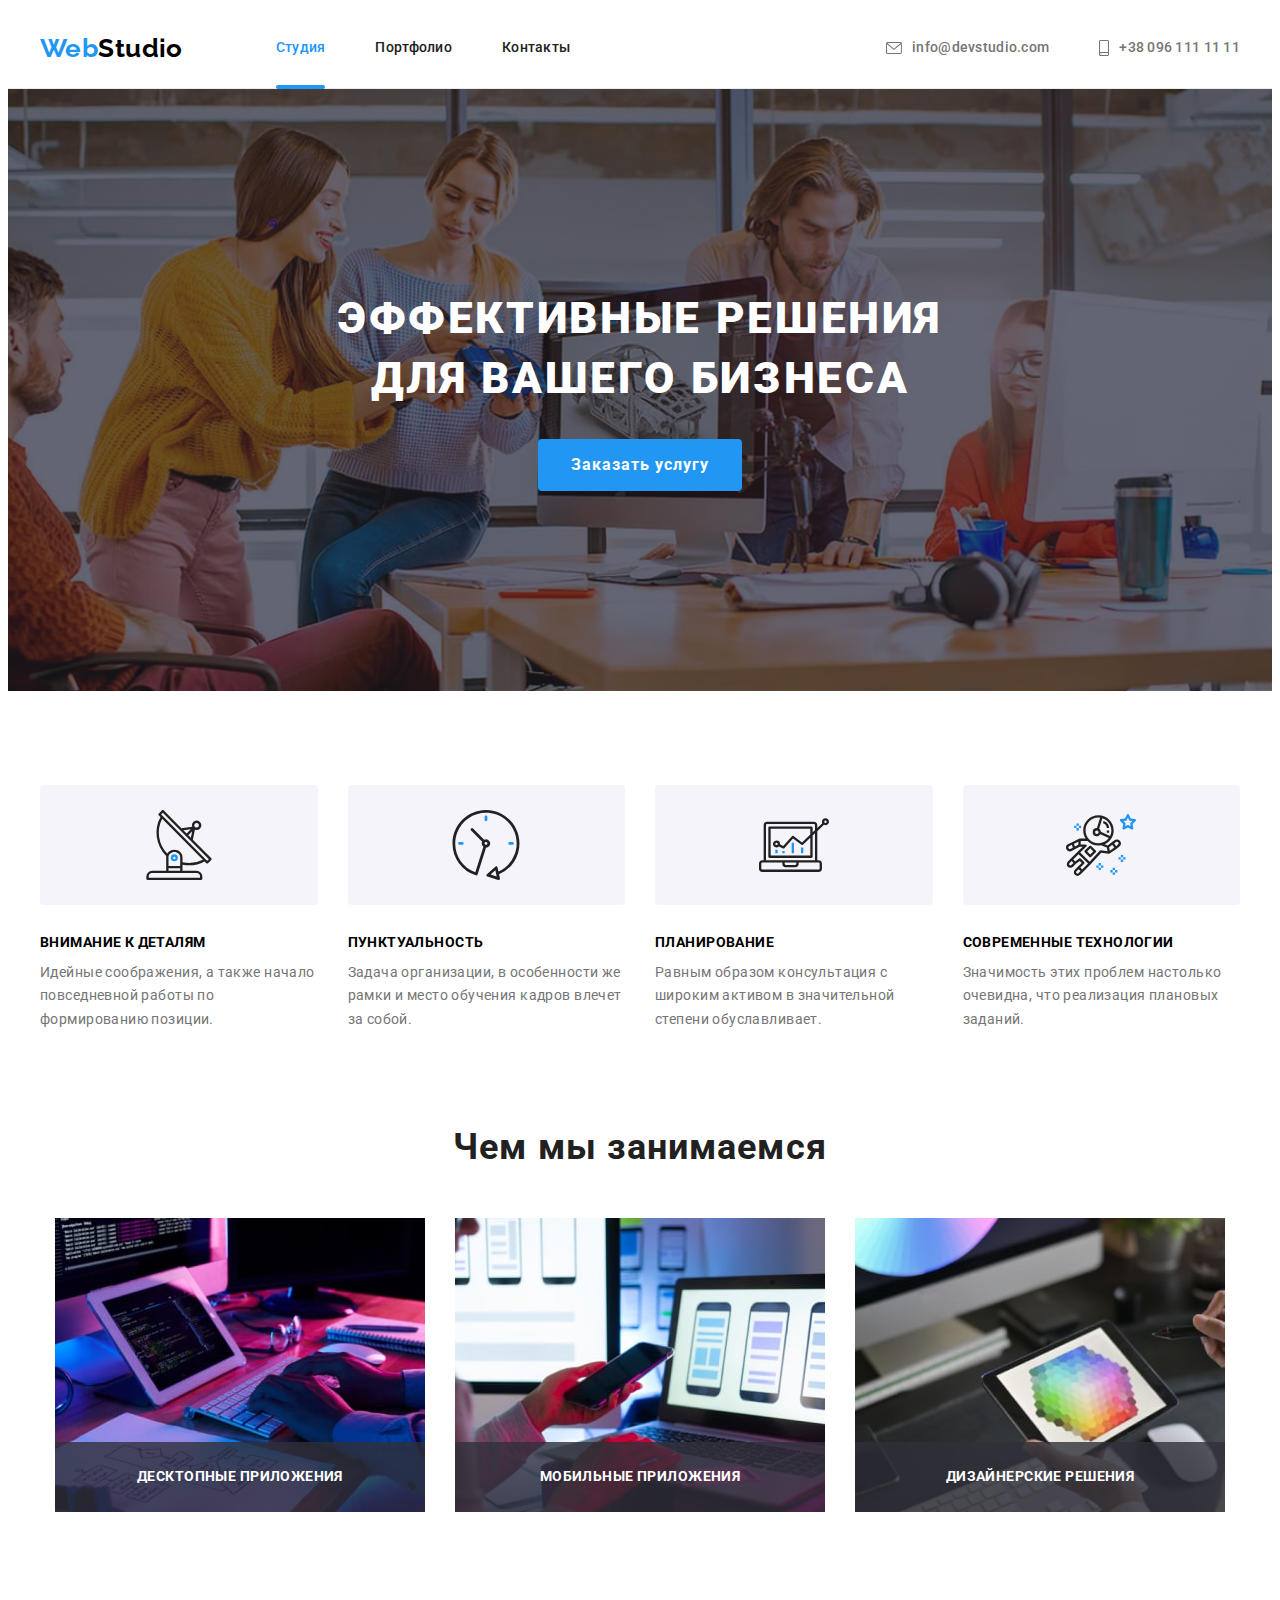
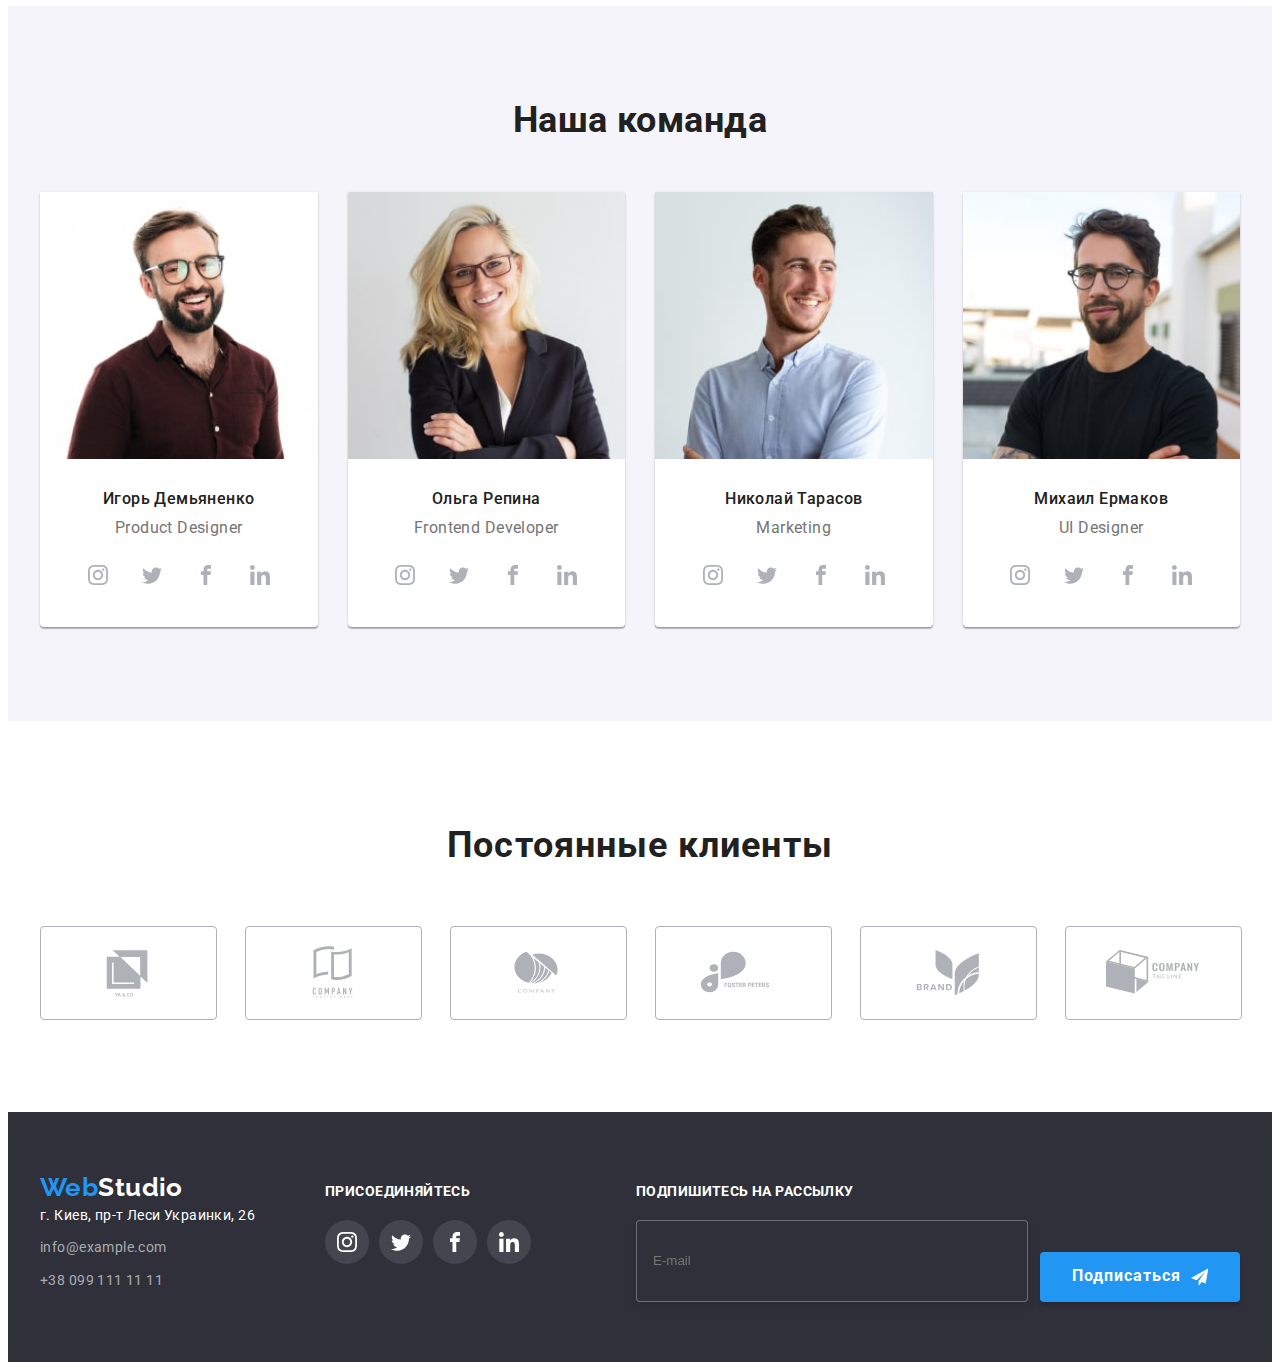
<file: index.html>
<!DOCTYPE html>
<html lang="ru">
<head>
    <meta charset="UTF-8">
    <meta http-equiv="X-UA-Compatible" content="IE=edge">
    <meta name="viewport" content="width=device-width, initial-scale=1.0">
    <title>Главная страница</title>
    <link href="https://fonts.googleapis.com/css2?family=Raleway:wght@700&family=Roboto:wght@400;500;700;900&display=swap" rel="stylesheet">
    <link rel="stylesheet" href="https://cdnjs.cloudflare.com/ajax/libs/modern-normalize/1.1.0/modern-normalize.min.css" integrity="sha512-wpPYUAdjBVSE4KJnH1VR1HeZfpl1ub8YT/NKx4PuQ5NmX2tKuGu6U/JRp5y+Y8XG2tV+wKQpNHVUX03MfMFn9Q==" crossorigin="anonymous" referrerpolicy="no-referrer" />
    <link rel="stylesheet" href="./css/main.min.css">
</head>
<body>
   
    <!-- Шапка сайта -->
    <header class="header">
      <div class="container header__conteiner">
        <nav class="nav">
          <a href="/" class="logo hader__logo"
            >Web<span class="logo--color-dark">Studio</span>
          </a>
          <ul class="menu nav__menu list">
            <li class="menu__item">
              <a href="" class="menu__link menu__link--current-color">Студия</a>
            </li>
            <li class="menu__item">
              <a href="./portfolio.html" class="menu__link">Портфолио</a>
            </li>
            <li class="menu__item">
              <a href="" class="menu__link">Контакты</a>
            </li>
          </ul>
        </nav>
        <ul class="contacts list">
          <li class="contacts__item">
            <a href="mailto:info@devstudio.com" class="contacts__link">
              <svg class="contacts__icon contacts__icon--envelope" width="16" height="12">
                <use href="./images/icons.svg#icon-envelope"></use>
              </svg>
              info@devstudio.com</a>
          </li>
          <li class="contacts__item">
            <a href="tel:+380961111111" class="contacts__link">
              <svg class="contacts__icon contacts__icon--smartphone" width="10" height="16">
                <use href="./images/icons.svg#icon-smartphone"></use>
              </svg>
              +38 096 111 11 11</a>
          </li>
        </ul>
        <button type="button" class="menu-btn" data-menu-open>
          <svg class="" width="40" height="40">
            <use href="./images/icons.svg#icon-menu"></use>
          </svg>
        </button>
      </div>
      <div class="menu-mob is-hidden" data-menu>
        <div class="conteiner menu-mob__conteiner">
          <div class="menu-mob__wrap-top">
            <button type="button" class="menu-close-btn" data-menu-close>
              <svg class="" width="40" height="40">
                <use href="./images/icons.svg#icon-close-menu"></use>
              </svg>
            </button>
            <ul class="menu-mob__list list">
              <li class="menu-mob__item">
                <a href="" class="menu-mob__link current">Студия</a>
              </li>
              <li class="menu-mob__item">
                <a href="./portfolio.html" class="menu-mob__link">Портфолио</a>
              </li>
              <li class="menu-mob__item">
                <a href="" class="menu-mob__link">Контакты</a>
              </li>
            </ul>
          </div>
          <div>
            <ul class="contacts-mob list">
              <li class="contacts-mob__item">
                <a
                  href="tel:+380961111111"
                  class="contacts-mob__link contacts-mob__tel"
                >
                  +38 096 111 11 11</a
                >
              </li>
              <li class="contacts-mob__item">
                <a href="mailto:info@devstudio.com" class="contacts-mob__link">
                  info@devstudio.com</a
                >
              </li>
            </ul>
            <ul class="socials-list list">
              <li class="socials-list__item">
                <a href="" class="socials-list__link"> Instagram </a>
              </li>
              <li class="socials-list__item">
                <a href="" class="socials-list__link">Twitter</a>
              </li>
              <li class="socials-list__item">
                <a href="" class="socials-list__link">Facebook</a>
              </li>
              <li class="socials-list__item">
                <a href="" class="socials-list__link">LinkedIn</a>
              </li>
            </ul>
          </div>
        </div>
      </div>
    </header>


    <main>

        <!-- Эффективные решения для вашего бизнеса -->
        <section class="hero">
            <div class="container">
                <h1 class="hero__title">Эффективные решения для вашего бизнеса</h1>
                <button type="button" class="hero__button button" data-modal-open>Заказать услугу</button>
            </div>
        </section>

        <!-- Особенности -->
        <section class="about">
          <div class="container">
            <h2 class="visually-hidden"></h2>
            <ul class="about__list list">
              <li class="about__item">
                <div class="about__icon-wrapper">
                  <svg class="about__icon" width="70" height="70">
                    <use href="./images/icons.svg#icon-antenna"></use>
                  </svg>
                </div>
                <h3 class="about__title">Внимание к деталям</h3>
                <p class="about__description">
                  Идейные соображения, а также начало повседневной работы по формированию позиции.
                </p>
              </li>
              <li class="about__item">
                <div class="about__icon-wrapper">
                  <svg class="about__icon" width="70" height="70">
                    <use href="./images/icons.svg#icon-clock"></use>
                  </svg>
                </div>
                <h3 class="about__title">Пунктуальность</h3>
                <p class="about__description">
                  Задача организации, в особенности же рамки и место обучения кадров влечет за собой.
                </p>
              </li>
              <li class="about__item">
                <div class="about__icon-wrapper">
                  <svg class="about__icon" width="70" height="70">
                    <use href="./images/icons.svg#icon-diagram"></use>
                  </svg>
                </div>
                <h3 class="about__title">Планирование</h3>
                <p class="about__description">
                  Равным образом консультация с широким активом в значительной степени обуславливает.
                </p>
              </li>
              <li class="about__item">
                <div class="about__icon-wrapper">
                  <svg class="about__icon" width="70" height="70">
                    <use href="./images/icons.svg#icon-astronaut"></use>
                  </svg>
                </div>
                <h3 class="about__title">Современные технологии</h3>
                <p class="about__description">
                  Значимость этих проблем настолько очевидна, что реализация плановых заданий.
                </p>
              </li>
            </ul>
          </div>
        </section>

        <!-- Чем мы занимаемся -->
        <section class="profession">
            <div class="container">
                <h2 class="section-title">Чем мы занимаемся</h2>
                <ul class="profession__list">
                    <li class="profession__item item">
                        <img 
                        src="./images/spec-1-d.jpg" 
                        srcset="./images/spec-1-d@2x.jpg 2x"
                        class="profession__image" 
                        alt="Создания алгоритмов решения проблем" 
                        width="370">
                        <p class="profession__text">Десктопные приложения</p>
                    </li>
                    <li class="profession__item item">
                      <img 
                      src="./images/spec-2-d.jpg" 
                      srcset="./images/spec-2-d@2x.jpg 2x"
                      alt="Создания адаптивных сайтов" 
                      width="370">
                      <p class="profession__text">Мобильные приложения</p>
                    </li>
                    <li class="profession__item item">
                      <img src="./images/spec-3-d.jpg" 
                      srcset="./images/spec-3-d@2x.jpg 2x"
                      alt="Дизайн сайтов" 
                      width="370">
                      <p class="profession__text">Дизайнерские решения</p>
                    </li>
                </ul>
            </div>
        </section>

        <!-- Наша команда -->
        <section class="team section">
          <div class="container">
            <h2 class="section__title team__title">Наша команда</h2>
            <ul class="team__list">
              <li class="team__item">
                <picture>
                <source srcset="./images/photo-1-d.jpg 1x, ./images/photo-1-d@2x.jpg 2x" media="screen and (min-width: 1200px)"/>
                <source srcset="./images/photo-1-t.jpg 1x, ./images/photo-1-t@2x.jpg 2x" media="screen and (min-width: 768px)"/>
                <source srcset="./images/photo-1-m.jpg 1x, ./images/photo-1-m@2x.jpg 2x" media="screen and 	(min-width: 480px)"/>
                <img src="./images/photo-1-m.jpg" alt="Фото" width="270" />
                </picture>
                <div class="team__content">
                  <h3 class="team__name">Игорь Демьяненко</h3>
                  <p lang="en" class="team__position">Product Designer</p>
                  <ul class="soc-list">
                    <li class="soc-list__item">
                      <a href="" class="soc-list__link" aria-label="instagram">
                        <svg class="soc-list__icon" width="20" height="20">
                          <use href="./images/icons.svg#icon-instagram"></use>
                        </svg>
                      </a>
                    </li>
                    <li class="soc-list__item">
                      <a href="" class="soc-list__link" aria-label="twitter">
                        <svg class="soc-list__icon" width="20" height="20">
                          <use href="./images/icons.svg#icon-twitter"></use>
                        </svg>
                      </a>
                    </li>
                    <li class="soc-list__item">
                      <a href="" class="soc-list__link" aria-label="facebook">
                        <svg class="soc-list__icon" width="20" height="20">
                          <use href="./images/icons.svg#icon-facebook"></use>
                        </svg>
                      </a>
                    </li>
                    <li class="soc-list__item">
                      <a href="" class="soc-list__link" aria-label="linkedin">
                        <svg class="soc-list__icon" width="20" height="20">
                          <use href="./images/icons.svg#icon-linkedin"></use>
                        </svg>
                      </a>
                    </li>
                  </ul>
                </div>
              </li>
              <li class="team__item">							
                <picture>
                <source srcset="./images/photo-2-d.jpg 1x, ./images/photo-2-d@2x.jpg 2x" media="screen and (min-width: 1200px)"/>
                <source srcset="./images/photo-2-t.jpg 1x, ./images/photo-2-t@2x.jpg 2x" media="screen and (min-width: 768px)"/>
                <source srcset="./images/photo-2-m.jpg 1x, ./images/photo-2-m@2x.jpg 2x" media="screen and 	(min-width: 480px)"/>
                <img src="./images/photo-2-m.jpg" alt="Фото" width="270" />
                </picture>
                <div class="team__content">
                  <h3 class="team__name">Ольга Репина</h3>
                  <p lang="en" class="team__position">Frontend Developer</p>
                  <ul class="soc-list">
                    <li class="soc-list__item">
                      <a href="" class="soc-list__link" aria-label="instagram">
                        <svg class="soc-list__icon" width="20" height="20">
                          <use href="./images/icons.svg#icon-instagram"></use>
                        </svg>
                      </a>
                    </li>
                    <li class="soc-list__item">
                      <a href="" class="soc-list__link" aria-label="twitter">
                        <svg class="soc-list__icon" width="20" height="20">
                          <use href="./images/icons.svg#icon-twitter"></use>
                        </svg>
                      </a>
                    </li>
                    <li class="soc-list__item">
                      <a href="" class="soc-list__link" aria-label="facebook">
                        <svg class="soc-list__icon" width="20" height="20">
                          <use href="./images/icons.svg#icon-facebook"></use>
                        </svg>
                      </a>
                    </li>
                    <li class="soc-list__item">
                      <a href="" class="soc-list__link" aria-label="linkedin">
                        <svg class="soc-list__icon" width="20" height="20">
                          <use href="./images/icons.svg#icon-linkedin"></use>
                        </svg>
                      </a>
                    </li>
                  </ul>
                </div>
              </li>
              <li class="team__item">
                <picture>
                <source srcset="./images/photo-3-d.jpg 1x, ./images/photo-3-d@2x.jpg 2x" media="screen and (min-width: 1200px)"/>
                <source srcset="./images/photo-3-t.jpg 1x, ./images/photo-3-t@2x.jpg 2x" media="screen and (min-width: 768px)"/>
                <source srcset="./images/photo-3-m.jpg 1x, ./images/photo-3-m@2x.jpg 2x" media="screen and 	(min-width: 480px)"/>
                <img src="./images/photo-3-m.jpg" alt="Фото" width="270" />
                </picture>
                <div class="team__content">
                  <h3 class="team__name">Николай Тарасов</h3>
                  <p lang="en" class="team__position">Marketing</p>
                  <ul class="soc-list">
                    <li class="soc-list__item">
                      <a href="" class="soc-list__link" aria-label="instagram">
                        <svg class="soc-list__icon" width="20" height="20">
                          <use href="./images/icons.svg#icon-instagram"></use>
                        </svg>
                      </a>
                    </li>
                    <li class="soc-list__item">
                      <a href="" class="soc-list__link" aria-label="twitter">
                        <svg class="soc-list__icon" width="20" height="20">
                          <use href="./images/icons.svg#icon-twitter"></use>
                        </svg>
                      </a>
                    </li>
                    <li class="soc-list__item">
                      <a href="" class="soc-list__link" aria-label="facebook">
                        <svg class="soc-list__icon" width="20" height="20">
                          <use href="./images/icons.svg#icon-facebook"></use>
                        </svg>
                      </a>
                    </li>
                    <li class="soc-list__item">
                      <a href="" class="soc-list__link" aria-label="linkedin">
                        <svg class="soc-list__icon" width="20" height="20">
                          <use href="./images/icons.svg#icon-linkedin"></use>
                        </svg>
                      </a>
                    </li>
                  </ul>
                </div>
              </li>
              <li class="team__item">
                <picture>
                <source srcset="./images/photo-4-d.jpg 1x, ./images/photo-4-d@2x.jpg 2x" media="screen and (min-width: 1200px)"/>
                <source srcset="./images/photo-4-t.jpg 1x, ./images/photo-4-t@2x.jpg 2x" media="screen and (min-width: 768px)"/>
                <source srcset="./images/photo-4-m.jpg 1x, ./images/photo-4-m@2x.jpg 2x" media="screen and 	(min-width: 480px)"/>
                <img src="./images/photo-4-m.jpg" alt="Фото" width="270" />
                </picture>
                <div class="team__content">
                  <h3 class="team__name">Михаил Ермаков</h3>
                  <p lang="en" class="team__position">UI Designer</p>
                  <ul class="soc-list">
                    <li class="soc-list__item">
                      <a href="" class="soc-list__link" aria-label="instagram">
                        <svg class="soc-list__icon" width="20" height="20">
                          <use href="./images/icons.svg#icon-instagram"></use>
                        </svg>
                      </a>
                    </li>
                    <li class="soc-list__item">
                      <a href="" class="soc-list__link" aria-label="twitter">
                        <svg class="soc-list__icon" width="20" height="20">
                          <use href="./images/icons.svg#icon-twitter"></use>
                        </svg>
                      </a>
                    </li>
                    <li class="soc-list__item">
                      <a href="" class="soc-list__link" aria-label="facebook">
                        <svg class="soc-list__icon" width="20" height="20">
                          <use href="./images/icons.svg#icon-facebook"></use>
                        </svg>
                      </a>
                    </li>
                    <li class="soc-list__item">
                      <a href="" class="soc-list__link" aria-label="linkedin">
                        <svg class="soc-list__icon" width="20" height="20">
                          <use href="./images/icons.svg#icon-linkedin"></use>
                        </svg>
                      </a>
                    </li>
                  </ul>
                </div>
              </li>
            </ul>
          </div>
        </section>
        <section class="clients">
          <div class="container">
            <h2 class="clients__title">Постоянные клиенты</h2>
            <ul class="clients__list list">
              <li class="clients__item">
                <a href="" class="clients__link">
                  <svg class="clients__icon" width="106" height="60">
                    <use href="./images/icons.svg#logo-1"></use>
                  </svg>
                </a>
              </li>
              <li class="clients__item">
                <a href="" class="clients__link">
                  <svg class="clients__icon" width="106" height="60">
                    <use href="./images/icons.svg#logo-2"></use>
                  </svg>
                </a>
              </li>
              <li class="clients__item">
                <a href="" class="clients__link">
                  <svg class="clients__icon" width="106" height="60">
                    <use href="./images/icons.svg#logo-3"></use>
                  </svg>
                </a>
              </li>
              <li class="clients__item">
                <a href="" class="clients__link">
                  <svg class="clients__icon" width="106" height="60">
                    <use href="./images/icons.svg#logo-4"></use>
                  </svg>
                </a>
              </li>
              <li class="clients__item">
                <a href="" class="clients__link">
                  <svg class="clients__icon" width="106" height="60">
                    <use href="./images/icons.svg#logo-5"></use>
                  </svg>
                </a>
              </li>
              <li class="clients__item">
                <a href="" class="clients__link">
                  <svg class="clients__icon" width="106" height="60">
                    <use href="./images/icons.svg#logo-6"></use>
                  </svg>
                </a>
              </li>
            </ul>
          </div>
        </section>
    </main>    

    <!-- Подвал сайту -->
    <footer class="footer">
      <footer class="footer">
        <div class="container">
          <div class="address-join-wrapper">
            <div class="address-wrapper">
              <a href="./index.html" class="logo footer__logo"
                >Web<span class="footer__logo--second-part">Studio</span></a
              >
              <address class="address">
                <p class="address__location">г. Киев, пр-т Леси Украинки, 26</p>
                <ul class="footer-contacts list">
                  <li class="footer-contacts__item">
                    <a href="maialto:info@example.com" class="footer-contacts__link">info@example.com</a
                    >
                  </li>
                  <li class="footer-contacts__item">
                    <a href="tel:+380991111111" class="footer-contacts__link">+38 099 111 11 11</a>
                  </li>
                </ul>
              </address>
            </div>
            <div class="join">
              <strong class="join__title">присоединяйтесь</strong>
              <ul class="socials list">
                <li class="socials__item">
                  <a href="" class="socials__link">
                    <svg class="socials__icon" width="20" height="20">
                      <use href="./images/icons.svg#icon-instagram"></use>
                    </svg>
                  </a>
                </li>
                <li class="socials__item">
                  <a href="" class="socials__link">
                    <svg class="socials__icon" width="20" height="20">
                      <use href="./images/icons.svg#icon-twitter"></use>
                    </svg>
                  </a>
                </li>
                <li class="socials__item">
                  <a href="" class="socials__link">
                    <svg class="socials__icon" width="20" height="20">
                      <use href="./images/icons.svg#icon-facebook"></use>
                    </svg>
                  </a>
                </li>
                <li class="socials__item">
                  <a href="" class="socials__link">
                    <svg class="socials__icon" width="20" height="20">
                      <use href="./images/icons.svg#icon-linkedin"></use>
                    </svg>
                  </a>
                </li>
              </ul>
            </div>
          </div>
          <div class="subscribe">
            <strong class="subscribe__title">Подпишитесь на рассылку</strong>
            <form class="subscribe__form">
              <label class="subscribe__label"
                ><input
                  type="email"
                  name="email"
                  placeholder="E-mail"
                  class="subscribe__input" /></label
              ><button class="subscribe__button button">
                Подписаться
                <svg class="subscribe__icon" width="24" height="24">
                  <use href="./images/icons.svg#icon-send-telegram"></use>
                </svg>
              </button>
            </form>
          </div>
        </div>
      </footer>
      
      <div class="backdrop is-hidden" data-modal>
        <div class="modal">
          <button data-modal-close type="button" class="close-button">
            <svg class="modal-icon" width="18" height="18">
              <use href="./images/icons.svg#icon-close"></use>
            </svg>
          </button>

          <p class="modal-title">Оставьте, свои данные, мы вам перезвоним</p>
          <form class="modal-form">
            <div class="form-field">   
              <label for="name" class="form-label">Имя</label>  
              <div class="input-wrap">   
                <input 
                type="text" 
                class="modal-input" 
                name="user-name" 
                id="user-name"
                required>
                <svg class="form-icon" width="15" height="12">
                  <use href="./images/icons.svg#icon-person"></use>
              </svg>
            </div>   
            </div>

            <div class="form-field">  
              <label for="phone" class="form-label">Телефон</label>
              <div class="input-wrap">   
                <input 
                type="tel" 
                class="modal-input"  
                name="user-phone" 
                id="user-phone"
                required>
                <svg class="form-icon" width="15" height="12">
                  <use href="./images/icons.svg#icon-phone"></use>
              </svg>
            </div>  
            </div>

            <div class="form-field">  
              <label for="user-email" class="form-label">Почта</label>
              <div class="input-wrap"> 
                <input 
                type="email" 
                class="modal-input" 
                name="user-email" 
                id="user-email"
                required>
                <svg class="form-icon" width="15" height="12">
                  <use href="./images/icons.svg#icon-email"></use>
              </svg>
            </div>
            </div>

            <div class="form-field">  
              <label for="modal-text" class="form-label">Комментарий</label>
              <textarea 
              name="modal-text" 
              id="modal-text" 
              class="modal-text"
              placeholder="Введите текст"></textarea>
            </div>
            

            <div class="form-field modal-check">  
              <input 
              type="checkbox"
              id="privacy"
              class="input-check visually-hidden"
              name="privacy">
              <label for="privacy" class="check-text">
                <span>
                  <svg class="check-icon" width="16" height="15">
                    <use href="./images/icons.svg#icon-check"></use>
                </svg>
                </span>
                Соглашаюсь с рассылкой и принимаю&nbsp<a href="">Условия договора</a></label>
            </div>

            <button type="submit" class="modal-button">Отправить</button>
          </form>
        </div>
      </div>
      <script src="./js/modal.js"></script>
      <script src="./js/menu.js"></script>
</body>
</html>
</file>
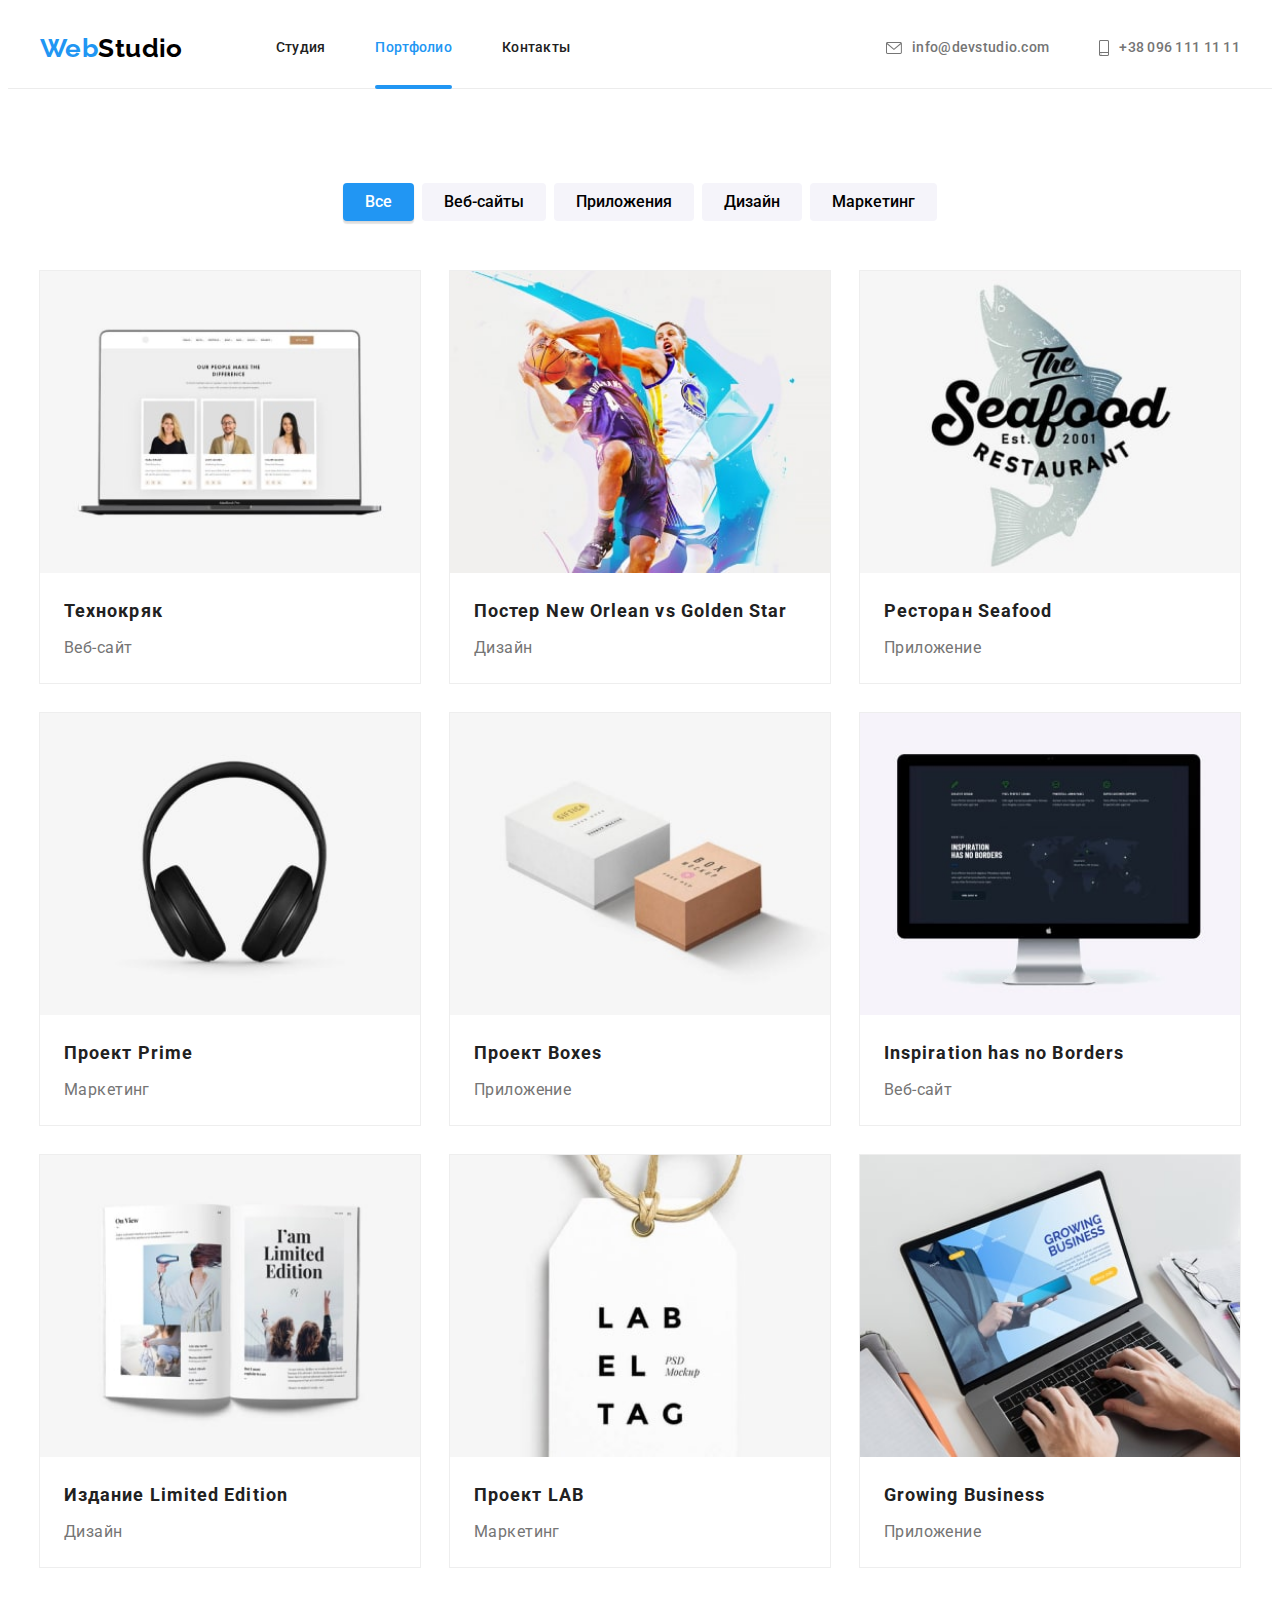
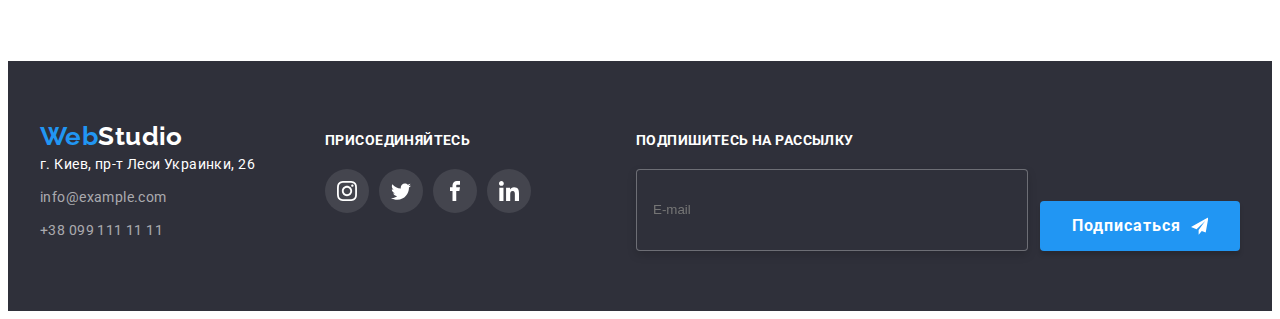
<file: portfolio.html>
<!DOCTYPE html>
<html lang="ru">
<head>
    <meta charset="UTF-8">
    <meta http-equiv="X-UA-Compatible" content="IE=edge">
    <meta name="viewport" content="width=device-width, initial-scale=1.0">
    <title>Портфолио</title>
    <link href="https://fonts.googleapis.com/css2?family=Raleway:wght@700&family=Roboto:wght@400;500;700&display=swap" rel="stylesheet">
    <link rel="stylesheet" href="https://cdnjs.cloudflare.com/ajax/libs/modern-normalize/1.1.0/modern-normalize.min.css" integrity="sha512-wpPYUAdjBVSE4KJnH1VR1HeZfpl1ub8YT/NKx4PuQ5NmX2tKuGu6U/JRp5y+Y8XG2tV+wKQpNHVUX03MfMFn9Q==" crossorigin="anonymous" referrerpolicy="no-referrer" />
    <link rel="stylesheet" href="./css/main.min.css">
</head>
<body>

     <!-- Шапка сайта -->
     <header class="header">
      <div class="container header__conteiner">
        <nav class="nav">
          <a href="/" class="logo hader__logo"
            >Web<span class="logo--color-dark">Studio</span>
          </a>
          <ul class="menu nav__menu list">
            <li class="menu__item">
              <a href="./index.html" class="menu__link">Студия</a>
            </li>
            <li class="menu__item">
              <a href="./portfolio.html" class="menu__link menu__link--current-color">Портфолио</a>
            </li>
            <li class="menu__item">
              <a href="" class="menu__link">Контакты</a>
            </li>
          </ul>
        </nav>
        <ul class="contacts list">
          <li class="contacts__item">
            <a href="mailto:info@devstudio.com" class="contacts__link">
              <svg class="contacts__icon contacts__icon--envelope" width="16" height="12">
                <use href="./images/icons.svg#icon-envelope"></use>
              </svg>
              info@devstudio.com</a>
          </li>
          <li class="contacts__item">
            <a href="tel:+380961111111" class="contacts__link">
              <svg class="contacts__icon contacts__icon--smartphone" width="10" height="16">
                <use href="./images/icons.svg#icon-smartphone"></use>
              </svg>
              +38 096 111 11 11</a>
          </li>
        </ul>
        <button type="button" class="menu-btn" data-menu-open>
          <svg class="" width="40" height="40">
            <use href="./images/icons.svg#icon-menu"></use>
          </svg>
        </button>
      </div>
      <div class="menu-mob is-hidden" data-menu>
        <div class="conteiner menu-mob__conteiner">
          <div class="menu-mob__wrap-top">
            <button type="button" class="menu-close-btn" data-menu-close>
              <svg class="" width="40" height="40">
                <use href="./images/icons.svg#icon-close-menu"></use>
              </svg>
            </button>
            <ul class="menu-mob__list list">
              <li class="menu-mob__item">
                <a href="" class="menu-mob__link current">Студия</a>
              </li>
              <li class="menu-mob__item">
                <a href="./portfolio.html" class="menu-mob__link">Портфолио</a>
              </li>
              <li class="menu-mob__item">
                <a href="" class="menu-mob__link">Контакты</a>
              </li>
            </ul>
          </div>
          <div>
            <ul class="contacts-mob list">
              <li class="contacts-mob__item">
                <a
                  href="tel:+380961111111"
                  class="contacts-mob__link contacts-mob__tel"
                >
                  +38 096 111 11 11</a
                >
              </li>
              <li class="contacts-mob__item">
                <a href="mailto:info@devstudio.com" class="contacts-mob__link">
                  info@devstudio.com</a
                >
              </li>
            </ul>
            <ul class="socials-list list">
              <li class="socials-list__item">
                <a href="" class="socials-list__link"> Instagram </a>
              </li>
              <li class="socials-list__item">
                <a href="" class="socials-list__link">Twitter</a>
              </li>
              <li class="socials-list__item">
                <a href="" class="socials-list__link">Facebook</a>
              </li>
              <li class="socials-list__item">
                <a href="" class="socials-list__link">LinkedIn</a>
              </li>
            </ul>
          </div>
        </div>
      </div>
    </header>

    <main>
      <section class="portfolio">
        <div class="container">
          <h1 class="visually-hidden"></h1>
          <ul class="portfolio__nav list">
            <li class="portfolio__nav-item">
              <button type="button" class="portfolio__button portfolio__button--current">
                Все
              </button>
            </li>
            <li class="portfolio__nav-item">
              <button type="button" class="portfolio__button">Веб-сайты</button>
            </li>
            <li class="portfolio__nav-item">
              <button type="button" class="portfolio__button">Приложения</button>
            </li>
            <li class="portfolio__nav-item">
              <button type="button" class="portfolio__button">Дизайн</button>
            </li>
            <li class="portfolio__nav-item">
              <button type="button" class="portfolio__button">Маркетинг</button>
            </li>
          </ul>
          <ul class="portfolio__projects list projects">
            <li class="projects__item">
              <a href="" class="projects__link">
                <div class="projects__figure">
                  <picture>
                    <source srcset="./images/work-1-d.jpg 1x, ./images/work-1-d@2x.jpg 2x" media="screen and (min-width: 1200px)"/>
                    <source srcset="./images/work-1-t.jpg 1x, ./images/work-1-t@2x.jpg 2x" media="screen and (min-width: 768px)"/>
                    <source srcset="./images/work-1-m.jpg 1x, ./images/work-1-m@2x.jpg 2x" media="screen and 	(min-width: 480px)"/>
                    <img src="./images/work-1-m.jpg" alt="Экран ноутбука" width="370" />
                    </picture>
                  <div class="projects__description-wrapper">
                    <p class="projects__description">
                      Ресурс предлагает комплексные предложения с разным уровнем функционала и
                      сервисов. Все это позволит посетителю получить исчерпывающие сведения о
                      компании или частном лице.
                    </p>
                  </div>
                </div>
                <div class="projects__caption">
                  <h2 class="projects__title">Технокряк</h2>
                  <p class="projects__category">Веб-сайт</p>
                </div>
              </a>
            </li>
            <li class="projects__item">
              <a href="" class="projects__link">
                <div class="projects__figure">
                  <picture>
                    <source srcset="./images/work-2-d.jpg 1x, ./images/work-2-d@2x.jpg 2x" media="screen and (min-width: 1200px)"/>
                    <source srcset="./images/work-2-t.jpg 1x, ./images/work-2-t@2x.jpg 2x" media="screen and (min-width: 768px)"/>
                    <source srcset="./images/work-2-m.jpg 1x, ./images/work-2-m@2x.jpg 2x" media="screen and 	(min-width: 480px)"/>
                    <img src="./images/work-2-m.jpg" alt="Два баскетболиста в борьбе" width="370" />
                    </picture>
                  <div class="projects__description-wrapper">
                    <p class="projects__description">
                      Ресурс предлагает комплексные предложения с разным уровнем функционала и
                      сервисов. Все это позволит посетителю получить исчерпывающие сведения о
                      компании или частном лице.
                    </p>
                  </div>
                </div>
                <div class="projects__caption">
                  <h2 class="projects__title">
                    Постер <span lang="en">New Orlean vs Golden Star</span>
                  </h2>
                  <p class="projects__category">Дизайн</p>
                </div>
              </a>
            </li>
            <li class="projects__item">
              <a href="" class="projects__link">
                <div class="projects__figure">
                  <picture>
                    <source srcset="./images/work-3-d.jpg 1x, ./images/work-3-d@2x.jpg 2x" media="screen and (min-width: 1200px)"/>
                    <source srcset="./images/work-3-t.jpg 1x, ./images/work-3-t@2x.jpg 2x" media="screen and (min-width: 768px)"/>
                    <source srcset="./images/work-3-m.jpg 1x, ./images/work-3-m@2x.jpg 2x" media="screen and 	(min-width: 480px)"/>
                    <img src="./images/work-3-m.jpg" alt="Эмблема ресторана" width="370" />
                    </picture>
                  <div class="projects__description-wrapper">
                    <p class="projects__description">
                      Ресурс предлагает комплексные предложения с разным уровнем функционала и
                      сервисов. Все это позволит посетителю получить исчерпывающие сведения о
                      компании или частном лице.
                    </p>
                  </div>
                </div>
                <div class="projects__caption">
                  <h2 class="projects__title">Ресторан <span lang="en">Seafood</span></h2>
                  <p class="projects__category">Приложение</p>
                </div>
              </a>
            </li>
            <li class="projects__item">
              <a href="" class="projects__link">
                <div class="projects__figure">
                  <picture>
                    <source srcset="./images/work-4-d.jpg 1x, ./images/work-4-d@2x.jpg 2x" media="screen and (min-width: 1200px)"/>
                    <source srcset="./images/work-4-t.jpg 1x, ./images/work-4-t@2x.jpg 2x" media="screen and (min-width: 768px)"/>
                    <source srcset="./images/work-4-m.jpg 1x, ./images/work-4-m@2x.jpg 2x" media="screen and 	(min-width: 480px)"/>
                    <img src="./images/work-4-m.jpg" alt="Наушники" width="370" />
                    </picture>
                  <div class="projects__description-wrapper">
                    <p class="projects__description">
                      Ресурс предлагает комплексные предложения с разным уровнем функционала и
                      сервисов. Все это позволит посетителю получить исчерпывающие сведения о
                      компании или частном лице.
                    </p>
                  </div>
                </div>
                <div class="projects__caption">
                  <h2 class="projects__title">Проект <span lang="en">Prime</span></h2>
                  <p class="projects__category">Маркетинг</p>
                </div>
              </a>
            </li>
            <li class="projects__item">
              <a href="" class="projects__link">
                <div class="projects__figure">
                  <picture>
                    <source srcset="./images/work-5-d.jpg 1x, ./images/work-5-d@2x.jpg 2x" media="screen and (min-width: 1200px)"/>
                    <source srcset="./images/work-5-t.jpg 1x, ./images/work-5-t@2x.jpg 2x" media="screen and (min-width: 768px)"/>
                    <source srcset="./images/work-5-m.jpg 1x, ./images/work-5-m@2x.jpg 2x" media="screen and 	(min-width: 480px)"/>
                    <img src="./images/work-5-m.jpg" alt="Две картонных коробки" width="370" />
                    </picture>
                  <div class="projects__description-wrapper">
                    <p class="projects__description">
                      Ресурс предлагает комплексные предложения с разным уровнем функционала и
                      сервисов. Все это позволит посетителю получить исчерпывающие сведения о
                      компании или частном лице.
                    </p>
                  </div>
                </div>
                <div class="projects__caption">
                  <h2 class="projects__title">Проект <span lang="en">Boxes</span></h2>
                  <p class="projects__category">Приложение</p>
                </div>
              </a>
            </li>
            <li class="projects__item">
              <a href="" class="projects__link">
                <div class="projects__figure">
                  <picture>
                    <source srcset="./images/work-6-d.jpg 1x, ./images/work-6-d@2x.jpg 2x" media="screen and (min-width: 1200px)"/>
                    <source srcset="./images/work-6-t.jpg 1x, ./images/work-6-t@2x.jpg 2x" media="screen and (min-width: 768px)"/>
                    <source srcset="./images/work-6-m.jpg 1x, ./images/work-6-m@2x.jpg 2x" media="screen and 	(min-width: 480px)"/>
                    <img src="./images/work-6-m.jpg" alt="Экран монитора" width="370" />
                    </picture>
                  <div class="projects__description-wrapper">
                    <p class="projects__description">
                      Ресурс предлагает комплексные предложения с разным уровнем функционала и
                      сервисов. Все это позволит посетителю получить исчерпывающие сведения о
                      компании или частном лице.
                    </p>
                  </div>
                </div>
                <div class="projects__caption">
                  <h2 class="projects__title" lang="en">Inspiration has no Borders</h2>
                  <p class="projects__category">Веб-сайт</p>
                </div>
              </a>
            </li>
            <li class="projects__item">
              <a href="" class="projects__link">
                <div class="projects__figure">
                  <picture>
                    <source srcset="./images/work-7-d.jpg 1x, ./images/work-7-d@2x.jpg 2x" media="screen and (min-width: 1200px)"/>
                    <source srcset="./images/work-7-t.jpg 1x, ./images/work-7-t@2x.jpg 2x" media="screen and (min-width: 768px)"/>
                    <source srcset="./images/work-7-m.jpg 1x, ./images/work-7-m@2x.jpg 2x" media="screen and 	(min-width: 480px)"/>
                    <img src="./images/work-7-m.jpg" alt="Открытая книга" width="370" />
                    </picture>
                  <div class="projects__description-wrapper">
                    <p class="projects__description">
                      Ресурс предлагает комплексные предложения с разным уровнем функционала и
                      сервисов. Все это позволит посетителю получить исчерпывающие сведения о
                      компании или частном лице.
                    </p>
                  </div>
                </div>
                <div class="projects__caption">
                  <h2 class="projects__title">Издание <span lang="en">Limited Edition</span></h2>
                  <p class="projects__category">Дизайн</p>
                </div>
              </a>
            </li>
            <li class="projects__item">
              <a href="" class="projects__link">
                <div class="projects__figure">
                  <picture>
                    <source srcset="./images/work-8-d.jpg 1x, ./images/work-8-d@2x.jpg 2x" media="screen and (min-width: 1200px)"/>
                    <source srcset="./images/work-8-t.jpg 1x, ./images/work-8-t@2x.jpg 2x" media="screen and (min-width: 768px)"/>
                    <source srcset="./images/work-8-m.jpg 1x, ./images/work-8-m@2x.jpg 2x" media="screen and 	(min-width: 480px)"/>
                    <img src="./images/work-8-m.jpg" alt="Бирка товара" width="370" />
                    </picture>
                  <div class="projects__description-wrapper">
                    <p class="projects__description">
                      Ресурс предлагает комплексные предложения с разным уровнем функционала и
                      сервисов. Все это позволит посетителю получить исчерпывающие сведения о
                      компании или частном лице.
                    </p>
                  </div>
                </div>
                <div class="projects__caption">
                  <h2 class="projects__title">Проект <span lang="en">LAB</span></h2>
                  <p class="projects__category">Маркетинг</p>
                </div>
              </a>
            </li>
            <li class="projects__item">
              <a href="" class="projects__link">
                <div class="projects__figure">
                  <picture>
                    <source srcset="./images/work-9-d.jpg 1x, ./images/work-9-d@2x.jpg 2x" media="screen and (min-width: 1200px)"/>
                    <source srcset="./images/work-9-t.jpg 1x, ./images/work-9-t@2x.jpg 2x" media="screen and (min-width: 768px)"/>
                    <source srcset="./images/work-9-m.jpg 1x, ./images/work-9-m@2x.jpg 2x" media="screen and 	(min-width: 480px)"/>
                    <img src="./images/work-9-m.jpg" alt="Руки на клавиатуре ноутбука" width="370" />
                    </picture>
                  <div class="projects__description-wrapper">
                    <p class="projects__description">
                      Ресурс предлагает комплексные предложения с разным уровнем функционала и
                      сервисов. Все это позволит посетителю получить исчерпывающие сведения о
                      компании или частном лице.
                    </p>
                  </div>
                </div>
                <div class="projects__caption">
                  <h2 class="projects__title" lang="en">Growing Business</h2>
                  <p class="projects__category">Приложение</p>
                </div>
              </a>
            </li>
          </ul>
        </div>
      </section>
    </main>

    <!-- Подвал сайту -->
    <footer class="footer">
      <footer class="footer">
        <div class="container">
          <div class="address-join-wrapper">
            <div class="address-wrapper">
              <a href="./index.html" class="logo footer__logo"
                >Web<span class="footer__logo--second-part">Studio</span></a
              >
              <address class="address">
                <p class="address__location">г. Киев, пр-т Леси Украинки, 26</p>
                <ul class="footer-contacts list">
                  <li class="footer-contacts__item">
                    <a href="maialto:info@example.com" class="footer-contacts__link">info@example.com</a
                    >
                  </li>
                  <li class="footer-contacts__item">
                    <a href="tel:+380991111111" class="footer-contacts__link">+38 099 111 11 11</a>
                  </li>
                </ul>
              </address>
            </div>
            <div class="join">
              <strong class="join__title">присоединяйтесь</strong>
              <ul class="socials list">
                <li class="socials__item">
                  <a href="" class="socials__link">
                    <svg class="socials__icon" width="20" height="20">
                      <use href="./images/icons.svg#icon-instagram"></use>
                    </svg>
                  </a>
                </li>
                <li class="socials__item">
                  <a href="" class="socials__link">
                    <svg class="socials__icon" width="20" height="20">
                      <use href="./images/icons.svg#icon-twitter"></use>
                    </svg>
                  </a>
                </li>
                <li class="socials__item">
                  <a href="" class="socials__link">
                    <svg class="socials__icon" width="20" height="20">
                      <use href="./images/icons.svg#icon-facebook"></use>
                    </svg>
                  </a>
                </li>
                <li class="socials__item">
                  <a href="" class="socials__link">
                    <svg class="socials__icon" width="20" height="20">
                      <use href="./images/icons.svg#icon-linkedin"></use>
                    </svg>
                  </a>
                </li>
              </ul>
            </div>
          </div>
          <div class="subscribe">
            <strong class="subscribe__title">Подпишитесь на рассылку</strong>
            <form class="subscribe__form">
              <label class="subscribe__label"
                ><input
                  type="email"
                  name="email"
                  placeholder="E-mail"
                  class="subscribe__input" /></label
              ><button class="subscribe__button button">
                Подписаться
                <svg class="subscribe__icon" width="24" height="24">
                  <use href="./images/icons.svg#icon-send-telegram"></use>
                </svg>
              </button>
            </form>
          </div>
        </div>
      </footer>
    <script src="./js/menu.js"></script>
</body>
</html>
</file>
<file: css/main.min.css>
:root{--primary-text-color:#212121;--primary-bg-color:#FFFFFF;--accent-color:#2196F3;--secondary-text-color:#757575;--secondary-bg-color:#2F303A;--primary-cubic-function: 250ms cubic-bezier(0.4, 0, 0.2, 1);--hero-button-hover-color: #188ce8;--svg-links-color: #afb1b8;--team-background-color: #f5f4fa;--header-border-color: #ececec;--projects-border-color: #eeeeee;--black-color: #000000}body{background:var(--primary-bg-color);color:var(--secondary-text-color);font-family:Roboto,sans-serif;letter-spacing:.03em;font-size:14px}a{text-decoration:none}img{display:block;max-width:100%;height:auto;width:100%}ul{list-style:none;margin:0;padding:0}h1,h2,h3,p{margin:0}.visually-hidden{position:absolute;white-space:nowrap;width:1px;height:1px;overflow:hidden;border:0;padding:0;clip:rect(0 0 0 0);clip-path:inset(50%);margin:-1px}.is-hidden{opacity:0;transition:opacity var(--primary-transition-time) var(--primary-cubic-function);visibility:hidden;pointer-events:none}.profession__text,.contacts__link,.nav,.header__conteiner,.modal-button,.hero__button,.check-text span,.check-text,.close-button{display:flex;align-items:center}.container{padding:0 15px;margin:0 auto}@media screen and (min-width: 480px){.container{max-width:480px}}@media screen and (min-width: 768px){.container{max-width:768px}}@media screen and (min-width: 1200px){.container{max-width:1200px}}.backdrop{position:fixed;top:0;left:0;width:100%;height:100%;background-color:rgba(0,0,0,.2);opacity:1;transition:opacity var(--primary-cubic-function)}.backdrop.is-hidden{opacity:0;pointer-events:none}.backdrop.is-hidden .modal{transform:translate(-50%, -50%) scale(0.5)}.modal{position:relative;top:50%;left:50%;transform:scale(1) translate(-50%, -50%);width:100%;min-height:570px;background-color:var(--primary-bg-color);box-shadow:0px 1px 3px rgba(0,0,0,.12),0px 1px 1px rgba(0,0,0,.14),0px 2px 1px rgba(0,0,0,.2);border-radius:4px;transition:var(--primary-cubic-function);padding:40px 39px 40px 41px}@media screen and (min-width: 480px){.modal{padding:40px;width:450px;min-height:609px;position:absolute;top:50%;left:50%;transform:translate(-50%, -50%) scale(1);transition:transform 250ms cubic-bezier(0.4, 0, 0.2, 1)}}@media screen and (min-width: 1200px){.modal{width:528px;min-height:581px}}.modal-title{font-size:20px;line-height:1.5;font-weight:700;color:var(--primary-text-color);margin:0 0 12px 0}@media screen and (min-width: 1200px){.modal-title{line-height:1.04}}.modal-input{width:100%;height:40px;border:1px solid rgba(33,33,33,.2);border-radius:4px;background-color:rgba(0,0,0,0);padding-left:42px;font:inherit}.modal-input:focus,.modal-input:hover{border:1px solid var(--accent-color);outline:rgba(0,0,0,0)}.modal-text{width:100%;height:120px;padding-left:16px;padding-top:12px;border-radius:4px;resize:none;margin-top:4px;background-color:rgba(0,0,0,0);border:1px solid rgba(33,33,33,.2)}.modal-text::placeholder{font-weight:400;font-size:14px;line-height:1.14;letter-spacing:.01em;color:rgba(117,117,117,.5)}.modal-text:focus,.modal-text:hover{border:1px solid var(--accent-color);outline:rgba(0,0,0,0)}.close-button{position:absolute;top:8px;right:8px;justify-content:center;width:30px;height:30px;cursor:pointer;background:var(--primary-bg-color);border:1px solid rgba(0,0,0,.1);border-radius:50%;transition-property:fill;transition:var(--primary-cubic-function)}.close-button:hover,.close-button:focus{fill:var(--accent-color)}.form-icon{position:absolute;top:50%;left:15px;transform:translateY(-50%);display:inline-block;width:18px;height:18px}.modal-input:hover+.form-icon{fill:var(--accent-color)}.modal-input:focus+.form-icon{fill:var(--accent-color)}.form-label{display:block;margin-bottom:4px;font-weight:400;font-size:12px;line-height:1.17;letter-spacing:.01em;color:var(--secondary-text-color);text-align:left}.input-wrap{position:relative}.form-field{margin-bottom:10px}.check-text{font-weight:400;font-size:11px;line-height:1.71;letter-spacing:.03em;color:var(--secondary-text-color)}.check-text a{color:var(--accent-color);text-decoration-line:underline}.check-text span{margin-right:8px;justify-content:center}@media screen and (min-width: 480px){.check-text{font-size:12px}}@media screen and (min-width: 1200px){.check-text{font-size:14px}}.check-icon{border:1px solid var(--primary-text-color);background-color:rgba(0,0,0,0);fill:rgba(0,0,0,0);transition:border var(--primary-cubic-function)}.modal-check{display:flex;justify-content:center;margin-bottom:30px;margin-top:20px}.input-check:checked+.check-text span{background-color:var(--accent-color);border:none}.input-check:checked+.check-text .check-icon,.input-check:hover+.check-text .check-icon{fill:var(--primary-bg-color);border:1px solid var(--accent-color)}.button{border-radius:4px;min-width:200px;padding:10px 32px;background-color:var(--accent-color);cursor:pointer;margin:0 auto;display:block;font-family:inherit;border:1px solid rgba(0,0,0,0)}.hero__button{color:var(--primary-bg-color);text-align:center;font-weight:700;line-height:1.87;font-size:16px;letter-spacing:.06em}.hero__button:hover,.hero__button:focus{background-color:var(--hero-button-hover-color)}.modal-button{border-radius:4px;min-width:200px;color:var(--primary-bg-color);font-weight:700;line-height:1.87;font-size:16px;letter-spacing:.06em;text-align:center;padding:10px 55px 10px 56px;background-color:var(--accent-color);cursor:pointer;margin:0 auto;display:block;font-family:inherit;border:1px solid rgba(0,0,0,0);box-shadow:0px 4px 4px rgba(0,0,0,.15)}.modal-button:hover,.modal-button:focus{background-color:var(--hero-button-hover-color)}.section-title{margin-top:0;margin-bottom:50px;color:var(--primary-text-color);text-align:center;font-weight:700;line-height:1.17;font-size:36px;letter-spacing:.03em}.header{border-bottom:1px solid var(--header-border-color)}.menu{display:none}@media screen and (min-width: 768px){.menu{display:flex}}.nav__menu{margin-left:88px}@media screen and (min-width: 1200px){.nav__menu{margin-left:93px}}.menu__item:not(:last-child){margin-right:50px}.contacts{display:none}@media screen and (min-width: 768px){.contacts{display:block;margin-left:auto}}@media screen and (min-width: 1200px){.contacts{display:flex}}.logo{color:var(--accent-color);font-family:"Raleway",sans-serif;font-weight:700;font-size:24px;line-height:1.16}@media screen and (min-width: 1200px){.logo{font-size:26px;line-height:1.19}}.hader__logo{padding-top:16px;padding-bottom:16px}.logo--color-dark{color:var(--black-color)}.menu{font-weight:500;line-height:1.14;letter-spacing:.02em}.menu__link{display:block;padding:32px 0;color:var(--primary-text-color);transition:color var(--primary-cubic-function)}.menu__link:hover,.menu__link:focus,.contacts__link:hover,.contacts__link:focus{color:var(--accent-color)}.menu__link--current-color{position:relative;color:var(--accent-color)}.menu__link--current-color::after{display:block;content:"";position:absolute;bottom:0;transform:translateY(1px);width:100%;height:4px;background:var(--accent-color);border-radius:2px}.contacts__item:not(:last-child){margin-bottom:10px}@media screen and (min-width: 1200px){.contacts__item:not(:last-child){margin-bottom:0;margin-right:50px}}.contacts__link{font-weight:500;line-height:1.17;font-size:12px;letter-spacing:.02em;color:var(--secondary-text-color);transition:color var(--primary-cubic-function)}@media screen and (min-width: 1200px){.contacts__link{padding:32px 0;font-size:14px;line-height:1.14}}.contacts__icon{margin-right:8px;fill:currentColor}@media screen and (min-width: 1200px){.contacts__icon{margin-right:10px}}.contacts__icon--envelope{width:14px;height:10px}@media screen and (min-width: 1200px){.contacts__icon--envelope{width:16px;height:14px}}.contacts__icon--smartphone{width:10px;height:14px}@media screen and (min-width: 1200px){.contacts__icon--smartphone{height:16px}}.menu-btn{padding:0;border:none;width:40px;height:40px;background-color:rgba(0,0,0,0);margin-left:auto;transition:fill var(--primary-cubic-function)}.menu-btn:hover,.menu-btn:focus{fill:var(--accent-color)}@media screen and (min-width: 768px){.menu-btn{display:none}}.menu-mob{position:fixed;z-index:1;top:0;left:0;width:100vw;height:100vh;transform:scale(1);transform-origin:top right;transition:transform var(--primary-cubic-function)}@media screen and (min-width: 768px){.menu-mob{display:none}}.menu-mob.is-hidden{transform:scale(0)}.menu-mob__conteiner{padding:10px 15px 48px 40px;display:flex;flex-direction:column;height:100%;justify-content:space-between;overflow:auto;background-color:var(--primary-bg-color)}.menu-mob__wrap-top{margin-bottom:50px}.menu-close-btn{display:block;padding:0;border:none;width:40px;height:40px;background-color:rgba(0,0,0,0);margin-left:auto;transition:fill var(--primary-cubic-function)}.menu-close-btn:hover,.menu-close-btn:focus{fill:var(--accent-color)}.menu-mob__list{font-weight:500;line-height:1.18;font-size:40px;letter-spacing:.02em}.menu-mob__item:not(:last-child),.contacts-mob__item:not(:last-child){margin-bottom:32px}.menu-mob__link{transition:color var(--primary-cubic-function)}.menu-mob__link:hover,.menu-mob__link:focus{color:var(--accent-color)}.current{color:var(--accent-color)}.contacts-mob{margin-bottom:64px;font-weight:500;line-height:1.17;font-size:24px;letter-spacing:.02em}.contacts-mob__link{color:var(--primary-text-color);transition:var(--primary-cubic-function)}.contacts-mob__link:hover,.contacts-mob__link:focus{color:var(--accent-color)}.contacts-mob__tel{font-size:30px;line-height:1.18;color:var(--accent-color)}@media screen and (min-width: 420px){.contacts-mob__tel{font-size:34px}}.socials-list{display:flex;font-weight:500;line-height:1.22;font-size:12px;letter-spacing:.02em}@media screen and (min-width: 420px){.socials-list{font-size:18px}}.socials-list__item:not(:first-child){padding-left:10px}.socials-list__item:not(:last-child){padding-right:10px;border-right:1px solid rgba(33,33,33,.2)}.socials-list__link{color:var(--accent-color)}.hero{max-width:100%;margin-left:auto;margin-right:auto;padding:118px 0;text-align:center;background-color:var(--secondary-bg-color);background-image:linear-gradient(rgba(47, 48, 58, 0.4), rgba(47, 48, 58, 0.4)),url(../images/hero-bg-m.jpg);background-repeat:no-repeat;background-position:center;background-size:cover;letter-spacing:.06em}@media(min-device-pixel-ratio: 2),(min-resolution: 192dpi),(min-resolution: 2dppx){.hero{background-image:linear-gradient(rgba(47, 48, 58, 0.4), rgba(47, 48, 58, 0.4)),url(../images/hero-bg-m@2x.jpg)}}@media screen and (min-width: 480px){.hero{background-color:#2f303a;background-image:linear-gradient(rgba(47, 48, 58, 0.4), rgba(47, 48, 58, 0.4)),url(../images/hero-bg-t.jpg)}}@media screen and (min-width: 480px)and (min-device-pixel-ratio: 2),screen and (min-width: 480px)and (min-resolution: 192dpi),screen and (min-width: 480px)and (min-resolution: 2dppx){.hero{background-image:linear-gradient(rgba(47, 48, 58, 0.4), rgba(47, 48, 58, 0.4)),url(../images/hero-bg-t@2x.jpg)}}@media screen and (min-width: 768px){.hero{background-color:#2f303a;background-image:linear-gradient(rgba(47, 48, 58, 0.4), rgba(47, 48, 58, 0.4)),url(../images/hero-bg-d.jpg)}}@media screen and (min-width: 768px)and (min-device-pixel-ratio: 2),screen and (min-width: 768px)and (min-resolution: 192dpi),screen and (min-width: 768px)and (min-resolution: 2dppx){.hero{background-image:linear-gradient(rgba(47, 48, 58, 0.4), rgba(47, 48, 58, 0.4)),url(../images/hero-bg-d@2x.jpg)}}@media screen and (min-width: 1200px){.hero{padding-top:200px;padding-bottom:200px}}.hero__title{max-width:360px;margin:0 auto 30px;color:var(--primary-bg-color);font-weight:900;line-height:1.62;font-size:26px;text-transform:uppercase;text-align:center}@media screen and (min-width: 1200px){.hero__title{font-weight:900;line-height:1.36;font-size:44px;letter-spacing:.06em;min-width:696px}}.about{padding:60px 0}.about__list{display:flex;flex-wrap:wrap;gap:30px}.about__icon-wrapper{display:flex;height:120px;justify-content:center;align-items:center;background-color:var(--team-background-color);border-radius:4px;margin-bottom:30px}.about__title{text-align:center;font-size:14px;line-height:1.14;margin-bottom:10px;text-transform:uppercase;color:#000}.about__description{font-size:14px;line-height:1.71;color:var(--secondary-text-color)}@media screen and (min-width: 768px){.about__title{text-align:left}.about__item{width:calc((100% - 30px)/2)}}@media screen and (min-width: 1200px){.about{padding:94px 0}.about__item{width:calc((100% - 90px)/4)}}.profession{padding-bottom:94px;display:none}.profession ul{display:flex;flex-wrap:wrap;gap:30px}.profession__item{position:relative}.profession__image{max-width:100%}.profession__text{position:absolute;bottom:0;left:0;display:flex;justify-content:center;width:100%;height:70px;margin:0;padding:0;font-weight:700;line-height:1.14;font-size:14px;letter-spacing:.03em;text-transform:uppercase;background-color:rgba(47,48,58,.8);color:var(--primary-bg-color)}@media screen and (min-width: 1200px){.profession{display:flex}}.team{background-color:#f5f4fa;padding:60px 0}@media screen and (min-width: 1200px){.team{padding:94px 0}}.team__list{display:flex;flex-wrap:wrap;gap:30px}.team__item{flex-basis:100%;padding-bottom:30px;background-color:var(--primary-bg-color);text-align:center;box-shadow:0px 1px 3px rgba(0,0,0,.12),0px 1px 1px rgba(0,0,0,.14),0px 2px 1px rgba(0,0,0,.2);border-radius:0px 0px 4px 4px;overflow:hidden;width:100%}@media screen and (max-width: 767px){.team__item:not(:last-child){margin-bottom:30px}}@media screen and (min-width: 768px){.team__item{flex-basis:calc((100% - 30px)/2);padding-bottom:30px}}@media screen and (min-width: 1200px){.team__item{flex-basis:calc((100% - 90px)/4);padding-bottom:30px}}.team__name{margin-bottom:10px;padding-top:30px;font-weight:500;line-height:1.19;font-size:16px;color:var(--primary-text-color)}.team__position{line-height:1.19;font-size:16px;margin:0 0 16px 0;padding:0}.soc-list{display:flex;justify-content:center}.soc-list__item:not(:last-child){margin-right:10px}.soc-list__link{display:flex;align-items:center;justify-content:center;width:44px;height:44px;border-radius:50%;color:var(--primary-bg-color);transition:background-color var(--primary-cubic-function),color var(--primary-cubic-function)}.soc-list__link:hover,.soc-list__link:focus{background-color:#2196f3;fill:var(--primary-bg-color);outline:rgba(0,0,0,0);color:#fff}.soc-list__icon{fill:var(--svg-links-color)}.soc-list__icon:hover,.soc-list__icon:focus{fill:var(--primary-bg-color)}.team__title{margin-bottom:30px;color:var(--primary-text-color);font-size:28px;line-height:1.18;text-align:center}@media screen and (min-width: 1200px){.team__title{font-size:36px;line-height:1.16;margin-bottom:50px;color:var(--primary-text-color)}}.clients{padding:60px 0}@media screen and (min-width: 1200px){.clients{padding:94px 0}}.clients__title{text-align:center;font-weight:700;font-size:28px;line-height:1.17;letter-spacing:.03em;margin:0 0 30px 0;padding:0;color:var(--primary-text-color)}@media screen and (min-width: 1200px){.clients__title{font-size:36px;margin-bottom:50px;line-height:1.67}}.clients__list{display:flex;flex-wrap:wrap;gap:30px}.clients__item{flex-basis:calc((100% - 30px)/2);height:92px}.clients__link{display:flex;width:100%;height:100%;justify-content:center;align-items:center;outline:rgba(0,0,0,0);border:1px solid var(--svg-links-color);border-radius:4px;color:var(--svg-links-color);transition:color var(---primary-cubic-function),border-color var(--primary-cubic-function)}.clients__link:hover,.clients__link:focus{border-color:var(--accent-color);color:var(--accent-color)}.clients__icon{fill:currentColor}@media screen and (max-width: 480px){.clients{padding:60px 0}}@media screen and (min-width: 768px){.clients__item{flex-basis:calc((100% - 60px)/3)}}@media screen and (min-width: 1200px){.clients__item{flex-basis:calc((100% - 150px)/6)}}.footer{text-align:center;padding:30px 0;background-color:var(--secondary-bg-color);font-weight:400;font-size:14px;line-height:1.71;color:var(--primary-bg-color)}.address-wrapper{margin-bottom:60px}.footer__logo{margin-bottom:20px}.footer__logo--second-part{color:var(--primary-bg-color)}.address-join-wrapper{margin-bottom:60px}.address{display:block;font-style:normal}.address__location{margin-bottom:9px;color:var(--primary-bg-color)}.footer-contacts__item:first-of-type{margin-bottom:9px}.footer-contacts__link{color:rgba(255,255,255,.6);transition:color var(--primary-cubic-function)}.footer-contacts__link:hover,.footer-contacts__link:focus{color:var(--accent-color);transition:color var(--primary-cubic-function)}.join__title{display:block;margin-bottom:20px;color:#fff;font-size:14px;line-height:1.14;text-transform:uppercase}.socials{display:flex;justify-content:center}.socials__item:not(:last-child){margin-right:10px}.socials__link{display:flex;width:44px;height:44px;justify-content:center;align-items:center;border-radius:50%;color:var(--primary-bg-color);background-color:rgba(255,255,255,.1);transition:background-color var(--primary-cubic-function)}.socials__link:hover,.socials__link:focus{background-color:var(--accent-color)}.socials__icon{fill:currentColor}.subscribe__title{display:block;font-size:14px;line-height:1.14;font-weight:700;text-transform:uppercase;margin-bottom:20px}.subscribe__input{color:var(--primary-bg-color);width:100%;height:50px;padding:15px 16px;border-radius:4px;margin-bottom:20px;border:1px solid rgba(255,255,255,.3);filter:drop-shadow(0px 4px 4px rgba(0, 0, 0, 0.15));background-color:var(--secondary-bg-color)}.subscribe__button{margin:0 auto;display:flex;align-items:center;justify-content:center;width:200px;height:50px;border:none;border-radius:4px;font-weight:700;font-size:16px;line-height:1.67;letter-spacing:.06em;color:var(--primary-bg-color);background-color:var(--accent-color);box-shadow:0px 4px 4px rgba(0,0,0,.15)}.subscribe__icon{margin-left:10px}@media screen and (min-width: 768px){.address-join-wrapper{display:flex;justify-content:space-around;margin-bottom:60px}.address-wrapper{margin-bottom:0}.join{margin-bottom:0}.subscribe__input{width:450px}}@media screen and (min-width: 1200px){.footer{text-align:left}.footer .container{display:flex;align-items:baseline}.address-join-wrapper{margin-right:auto;margin-bottom:0;align-items:baseline}.address-wrapper{margin-right:70px}.join{margin-right:auto;margin-bottom:0}.subscribe__form{display:flex;align-items:flex-end}.subscribe__label{margin-right:12px}.subscribe__input{width:358px;margin-bottom:0}.subscribe__button{margin:0}}.projects{display:flex;flex-wrap:wrap;gap:30px}.projects__item{width:100%;outline:1px solid #eee}.projects__link{display:flex;flex-direction:column;height:100%;width:100%;transition:box-shadow var(--primary-cubic-function)}.projects__link:hover,.projects__link:focus{box-shadow:0px 1px 1px rgba(0,0,0,.12),0px 4px 4px rgba(0,0,0,.06)}.projects__link:hover .projects__description-wrapper,.projects__link:focus .projects__description-wrapper{transform:translateY(0)}.projects__figure{position:relative;overflow:hidden}.projects__description-wrapper{display:flex;justify-content:center;position:absolute;top:0;width:100%;height:100%;padding:15px;overflow-y:scroll;transform:translateY(101%);transition:transform var(--primary-cubic-function);background-color:rgba(33,150,243,.9)}.projects__description{width:calc(100% - 48px);font-size:18px;line-height:1.56;color:#fff}.projects__caption{flex-grow:1;padding:20px 24px}.projects__title{color:#212121;font-size:18px;line-height:2;letter-spacing:.06em}.projects__category{margin-top:4px;font-size:16px;line-height:1.88;color:#757575;margin-top:4px;font-size:16px;line-height:1.88}@media screen and (min-width: 480px){.projects__description-wrapper{align-items:center;padding:0 24px}}@media screen and (min-width: 768px){.projects__item{width:calc((100% - 30px)/2)}.projects__description-wrapper{overflow-y:hidden;padding:0}}@media screen and (min-width: 1200px){.projects__item{width:calc((100% - 60px)/3)}}.portfolio{padding:60px 0}.portfolio__nav{display:flex;margin-bottom:40px;flex-wrap:wrap;gap:15px 8px}@media screen and (min-width: 768px){.portfolio__nav{justify-content:center;margin-bottom:30px}}@media screen and (min-width: 1200px){.portfolio__nav{margin-bottom:50px}}.portfolio__button{padding:6px 22px;height:38px;border-radius:4px;font-family:inherit;font-weight:500;font-size:16px;line-height:1.63;background-color:#f5f4fa;text-align:center;border:none;cursor:pointer;transition:color var(--primary-cubic-function),background-color var(--primary-cubic-function),box-shadow var(--primary-cubic-function)}.portfolio__button:hover,.portfolio__button:focus{box-shadow:0px 3px 1px rgba(0,0,0,.1),0px 1px 2px rgba(0,0,0,.08);background-color:var(--accent-color);color:#fff}.portfolio__button--current{box-shadow:0px 3px 1px rgba(0,0,0,.1),0px 1px 2px rgba(0,0,0,.08);background-color:var(--accent-color);color:#fff}@media screen and (min-width: 768px){.portfolio__nav{justify-content:center}}@media screen and (min-width: 1200px){.portfolio{padding:94px 0}.portfolio__nav{margin-bottom:50px}}.filtres ul{display:flex;justify-content:center;margin:0 auto 50px}.filtres .item:not(:last-child){margin-right:8px}/*# sourceMappingURL=main.min.css.map */
</file>
